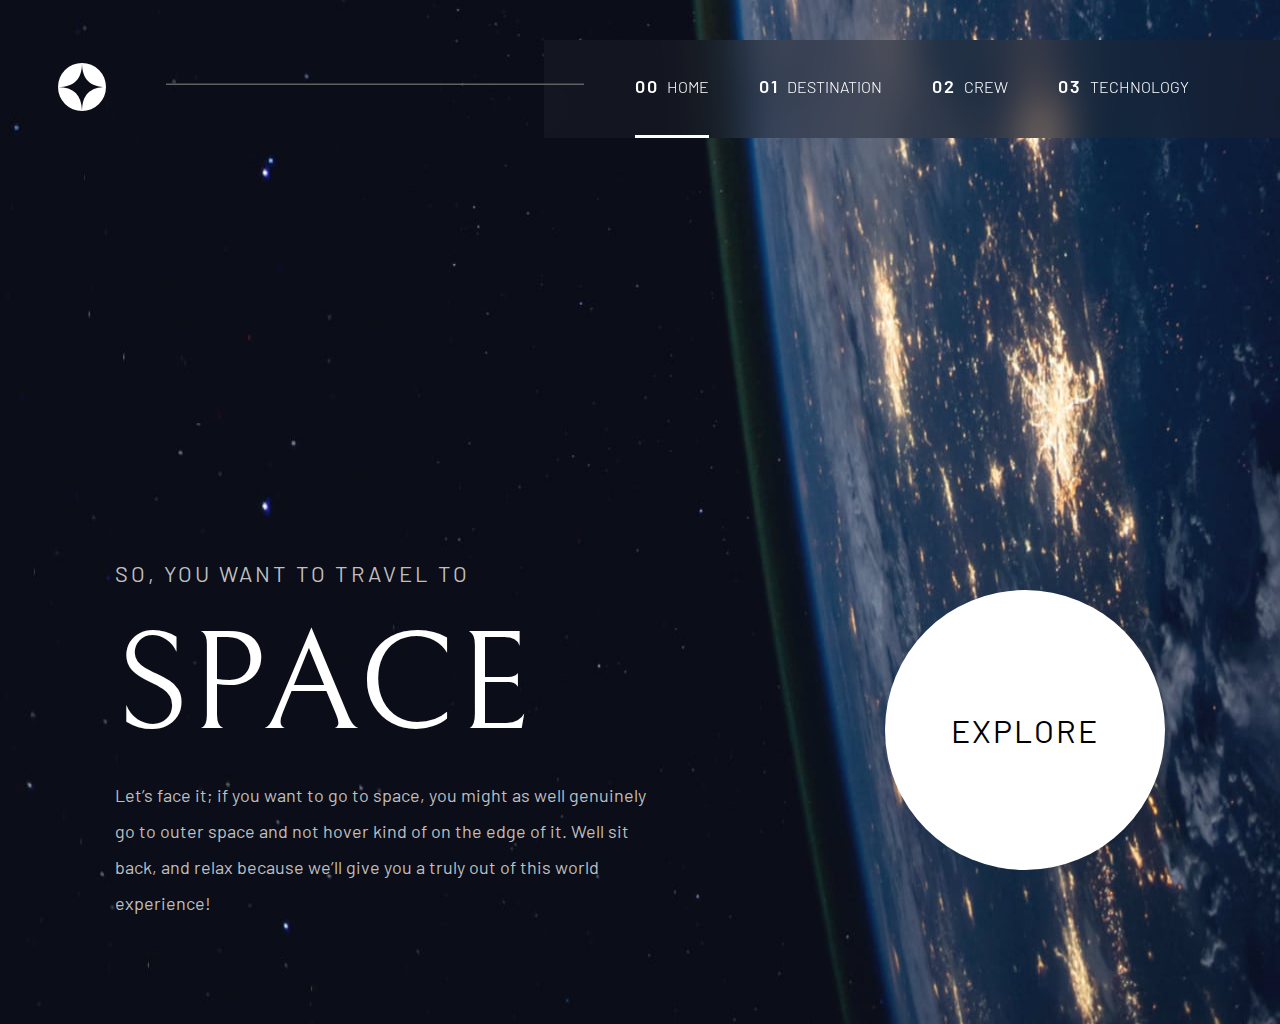
<file: index.html>
<!DOCTYPE html>
<html lang="en">
<head>
  <meta charset="UTF-8">
  <meta name="viewport" content="width=device-width, initial-scale=1.0">

  <link rel="preconnect" href="https://fonts.googleapis.com">
  <link rel="preconnect" href="https://fonts.gstatic.com" crossorigin>
  <link href="https://fonts.googleapis.com/css2?family=Barlow:ital,wght@0,100;0,200;0,300;0,400;0,500;0,600;0,700;0,800;0,900;1,100;1,200;1,300;1,400;1,500;1,600;1,700;1,800;1,900&display=swap" rel="stylesheet">
<link href="https://fonts.googleapis.com/css2?family=Bellefair&display=swap" rel="stylesheet">

  <link rel="icon" type="image/png" sizes="32x32" href="./assets/favicon-32x32.png">
  <link rel="stylesheet" href="/css/index.css">
  <link rel="stylesheet" href="/css/navbar.css">
  <title>Frontend Mentor | Space tourism website</title>
</head>
<body>

 <header class="header"></header>

<main class="home">
  <div class="home-intro">
   <p class="home-intro-text">So, you want to travel to</p>
   <h1 class="home-title">Space</h1>
  <p class="home-description">Let’s face it; if you want to go to space, you might as well genuinely go to outer space and not hover kind of on the edge of it. Well sit back, and relax because we’ll give you a truly out of this world experience!</p>  
  </div>

  <div class="home-explore">
   <p class="home-explore-text">Explore</p> 
  </div>
 
</main>

<script src="/javascript/navbar.js"></script>

</body>
</html>
</file>
<file: css/index.css>
*{
    margin:0;
    padding:0;
    box-sizing: border-box;
}

body{
    max-width: 1440px;
    margin: 0 auto;
    font-family: "Barlow", sans-serif;
    background-image: url('/assets/home/background-home-desktop.jpg');
    height:1024px;
    background-repeat: no-repeat;
    background-position:top center;
    background-size: 1440px 1024px;
    color: hsl(0, 0%, 100%);
}

.home{
    display:flex;
    height: 888px;
    padding-top: 424px;
    justify-content: space-around;
}

.home-intro{
    width: 540px;
    height:343px;
}

.home-intro-text{
    text-transform: uppercase;
    letter-spacing: 3px;
    font-size: 22px;
    margin-bottom: 20px;
    font-weight: 400;
    color:hsl(0, 0%, 75%);
}

.home-title{
    font-weight: 400;
    font-size: 140px;
    text-transform: uppercase;
    font-family: "Bellefair", serif;
    margin-bottom: 10px;
}

.home-description{
    font-size: 18px;
    height: 96px;
    line-height: 2;
    color:hsl(0, 0%, 75%);
}

.home-explore{
    width: 280px;
    height: 280px;
    margin-top: 30px;
    background-color: hsl(0, 0%, 100%);
    border-radius: 180px;
    position: relative;
}

.home-explore:hover{
    cursor:pointer;
    box-shadow: 0px 0px 30px 20px hsl(60, 100%, 59%);
}

.home-explore-text{
    color:hsl(0, 0%, 0%);
    text-transform: uppercase;
    top:50%;
    left:50%;
    transform: translate(-50%, -50%);
    position: absolute;
    font-size: 32px;
    letter-spacing: 2px;
}

@media only screen and (max-width: 950px) {

.home{
    flex-direction: column;
    justify-content: center;
    align-items: center;
    padding-top: 0px;
}

.home-intro{
    height: 334px;
    text-align: center;
}

.home-explore{
    width: 272px;
    height: 272px;
}
}


@media only screen and (max-width: 768px) {
    body {
      background-image: url('/assets/home/background-home-tablet.jpg');
        height: 1024px;
        background-size: auto 1024px;
        }

        .home{
            height:928px;
        }

        .home-description{
            margin-bottom: 120px;
        }
        
  }

  @media only screen and (max-width: 700px) {
  

.home-intro{
    width: 90%;
    height: auto;
}
.home-intro-text{
    margin-bottom: 40px;
}

home-title{
    margin-bottom: 55px;
}

.home-explore{
   width: 200px; 
   height: 200px;
   margin-top: 0px;
}

.home-explore-text{
    font-size: 26px;
}
  }

@media only screen and (max-width: 500px) {
    .home-intro-text{
        font-size: 18px;
    }
    .home-title{
        font-size: 110px;
    }
}

  @media only screen and (max-width: 375px) {
    body {

        display: grid; /*Устанавливает навигацию из "navbar.css" поверх элемента "main"*/
        background-image: url('/assets/home/background-home-mobile.jpg');
        height: 812px;
        background-size: auto 812px;
        }

        .home{
            height:724px;
            flex-direction: column;
            justify-content:left;
            grid-area: 1 / 1; /*Устанавливает навигацию из "navbar.css" поверх элемента "main*/
            margin-top: 80px;
        }

        .home-title{
            margin-bottom: 40px;
            font-size: 80px;
        }
        .home-description{
            font-size: 15px;
            height: auto;
            line-height: 1.5;
            margin-bottom: 130px;
        }
        .home-intro-text{
            font-size: 12px;
            margin-top: 28px; 
            margin-bottom: 28px;
        }

        .home-explore{
            width: 144px; 
            height: 144px;
         }
         .home-explore-text{
            font-size: 20px;
        }   
    
  }
</file>
<file: css/navbar.css>
*{
    margin:0;
    padding:0;
    box-sizing: border-box;
}

body{
    max-width: 1440px;
    margin: 0 auto;
    font-family: "Barlow", sans-serif;
    background-repeat: no-repeat;
    background-position:top;
    color: hsl(0, 0%, 100%);
}

.header{
    display: flex;
    justify-content:space-between;
    height: 136px;
}

.header-logo{
    display: flex;
    justify-content: center;
    align-items: center;
    column-gap: 60px;
    margin-left: 58px;
    height: 48px;
    margin-top: 63px;
}

.logo-svg{
    width: 48px;
    height: 48px;
}

.header-divider{
    display: block;
    stroke-width:3;
    stroke:hsl(0, 0%, 38%);
    margin-top: 75px;
    margin-left: 60px;
}

.navigation{
    display: flex;

}

.navigation-divider{
    display: block;
    stroke-width:3;
    stroke:hsl(0, 0%, 38%);
    margin-top: 75px;
    position: absolute;
    z-index: 999;
}

.navigation-list{
    display: flex;
    column-gap: 50px;
    justify-content: center;
    min-width: 736px; 
    height: 98px;
    backdrop-filter:blur(20px); 
    background-color: rgba(33,35,45, 0.4);
    margin-top: 40px;
}

.navigation-item{
    list-style-type: none;
    text-transform: uppercase;
    padding-top: 35px; 
    font-weight: 300 !important;
}

.navigation-link{
    text-decoration: none;  
    color: hsl(0, 0%, 100%);
}


.navigation-number{
    font-size: 18px;
    font-weight: 600;
    margin-right: 5px;
    letter-spacing: 2px;
}

.navigation-icon-close{
    display:none;    
}

.header-icon-hamburger{
    display: none;
}

@media only screen and (max-width: 950px) {
    .navigation-list{
        column-gap: 35px;
        justify-content: right;
        min-width: 630px; 
        height: 98px;
        margin-top: 40px;
        padding-right: 35px;
    }
}

@media only screen and (max-width: 820px) {
    .header-divider{
          display:none;
      }
      .navigation-divider{
          display: none;
      }
  }

  @media only screen and (max-width: 768px) {
  
    .header{
        height: 96px;
    }       

    .header-logo{
        margin-left: 38px;
        height: 48px;
        margin-top: 26px;
        margin-right: 0px;
    }

 
     .navigation-list{
        column-gap: 25px;
        justify-content: right;
        min-width:580px; 
        height: 98px;
        margin-top: 0px;
        padding-right: 30px;
    }

    .navigation-item{
        list-style-type: none;
        text-transform: uppercase;
        padding-top: 38px;
        height: 96px;
    }

    .navigation-number{
        font-size: 16px;
    }
    }
   
    @media only screen and (max-width: 700px) {
        .header{
            height: 88px;
        }   
    
        .navigation{
            display: none;
            justify-content: space-between;
            z-index: 1;
            position: relative;
        }
    
      .navigation-list{
        display: none;
        min-width:254px; 
        padding-top: 140px; 
        padding-left: 30px;
        padding-right: 5px;
        height: 1024px;
      }
    
      .navigation-item{
        padding-top: 0px; 
        height:auto; 
        margin-bottom: 40px;
    }
    
    .header-icon-hamburger{
        display: block;
        margin-top: 35px;
        margin-right: 22px;
    }

    .header-icon-hamburger:hover{
        cursor:pointer;
      }
    
     .navigation-icon-close{
        display: block;
        position: absolute;
        z-index: 1;
        top:35px;
        right:22px;
    }
    
      .navigation-icon-close:hover{
        cursor:pointer;
    }

  .selected-nav-right{
        border-right: 5px solid rgb(255, 255, 255);
    }

}

@media only screen and (min-width: 700px) {

    .selected-nav{
        border-bottom: 3px solid rgb(255, 255, 255);
        padding-bottom: 40px;   
    }
    
 .navigation-link:hover:not(.selected-nav) {
        border-bottom: 3px solid rgb(255, 255, 255);
        padding-bottom: 39px;   
    }
}

@media only screen and (max-width: 375px) {

    .navigation{
        position: relative;
    }

        .header-logo{
            display: block;
            margin-top: 24px;
            margin-left: 24px;
            margin-right: 0px;
        }

        .logo-svg{
            width: 40px;
            height: 40px;
        }

   .header{
            height: 100%;
            grid-area: 1 / 1; /*задаем  grid display: grid из index.css, destination.css, crew.css, technology.css чтобы задать 100% высоты навигации на странице*/
        }
    
    .navigation-list{
          height: 100%;
          }           

        }
</file>
